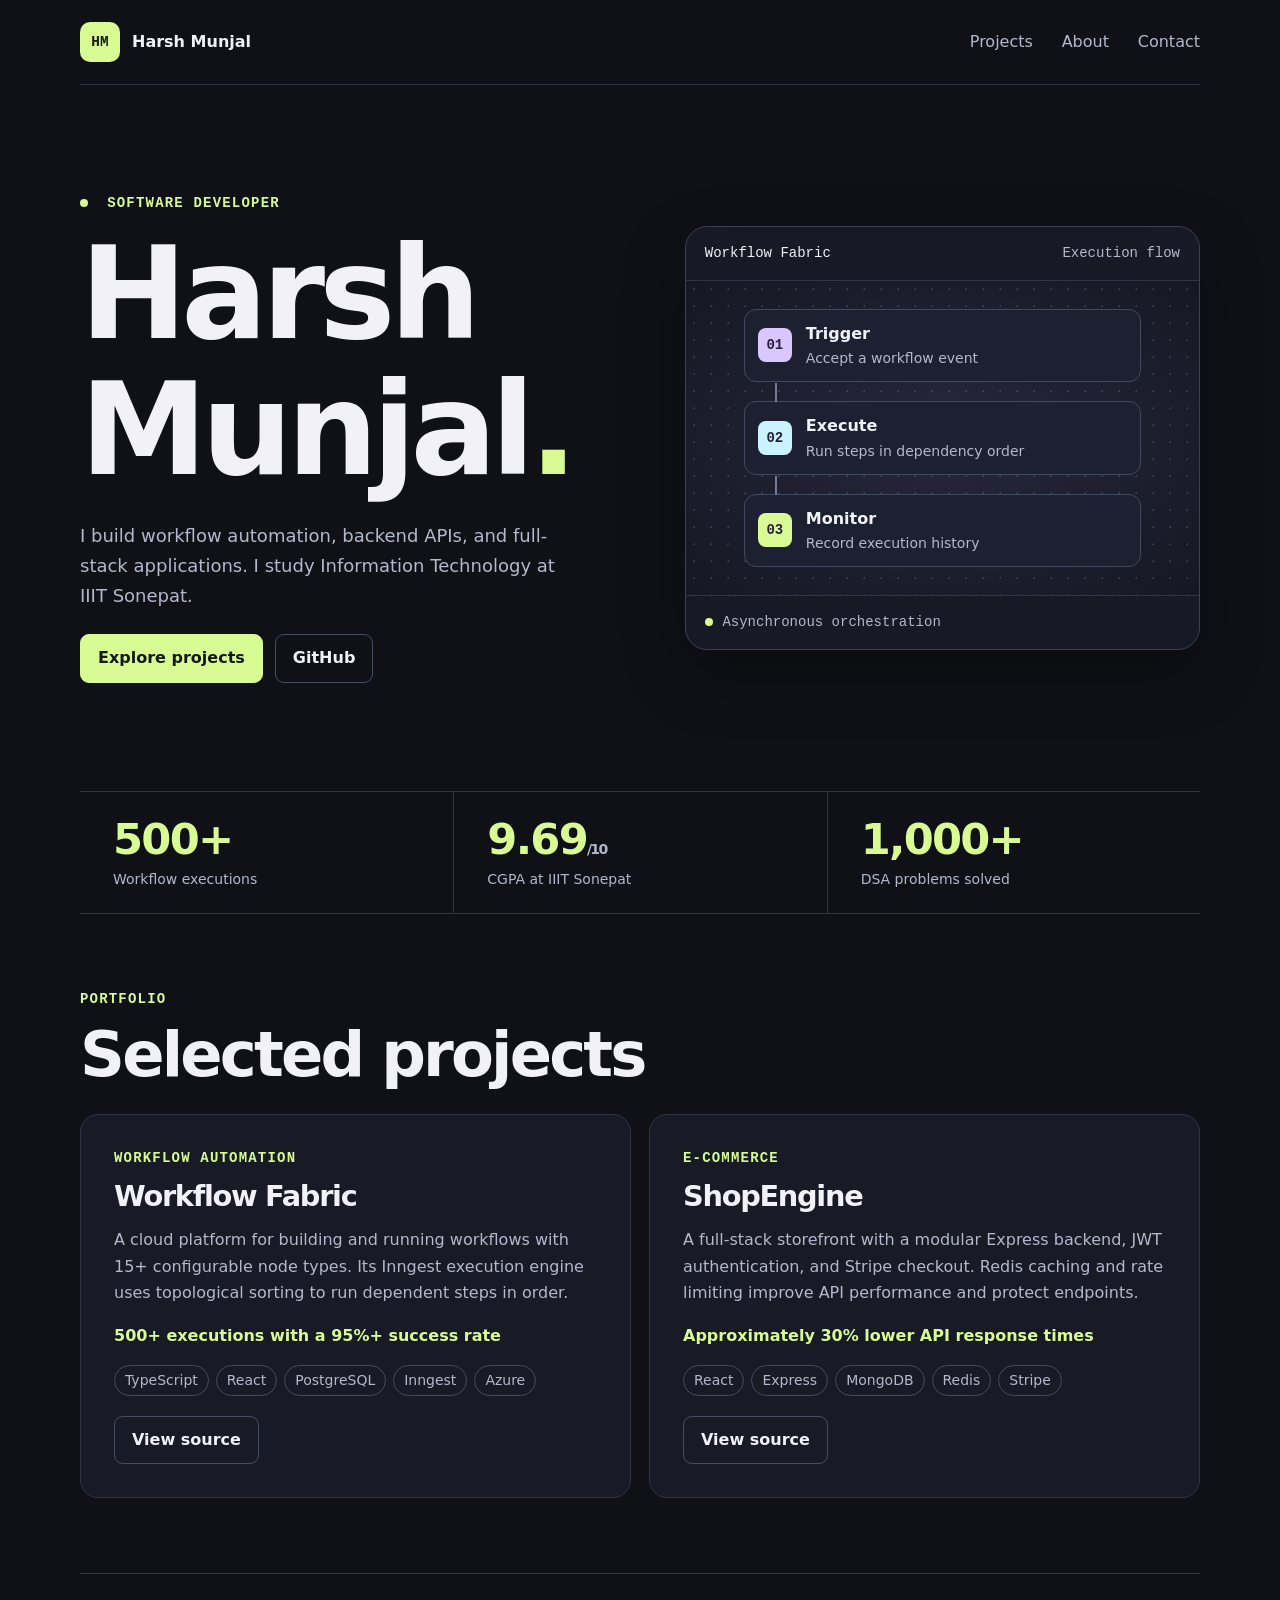
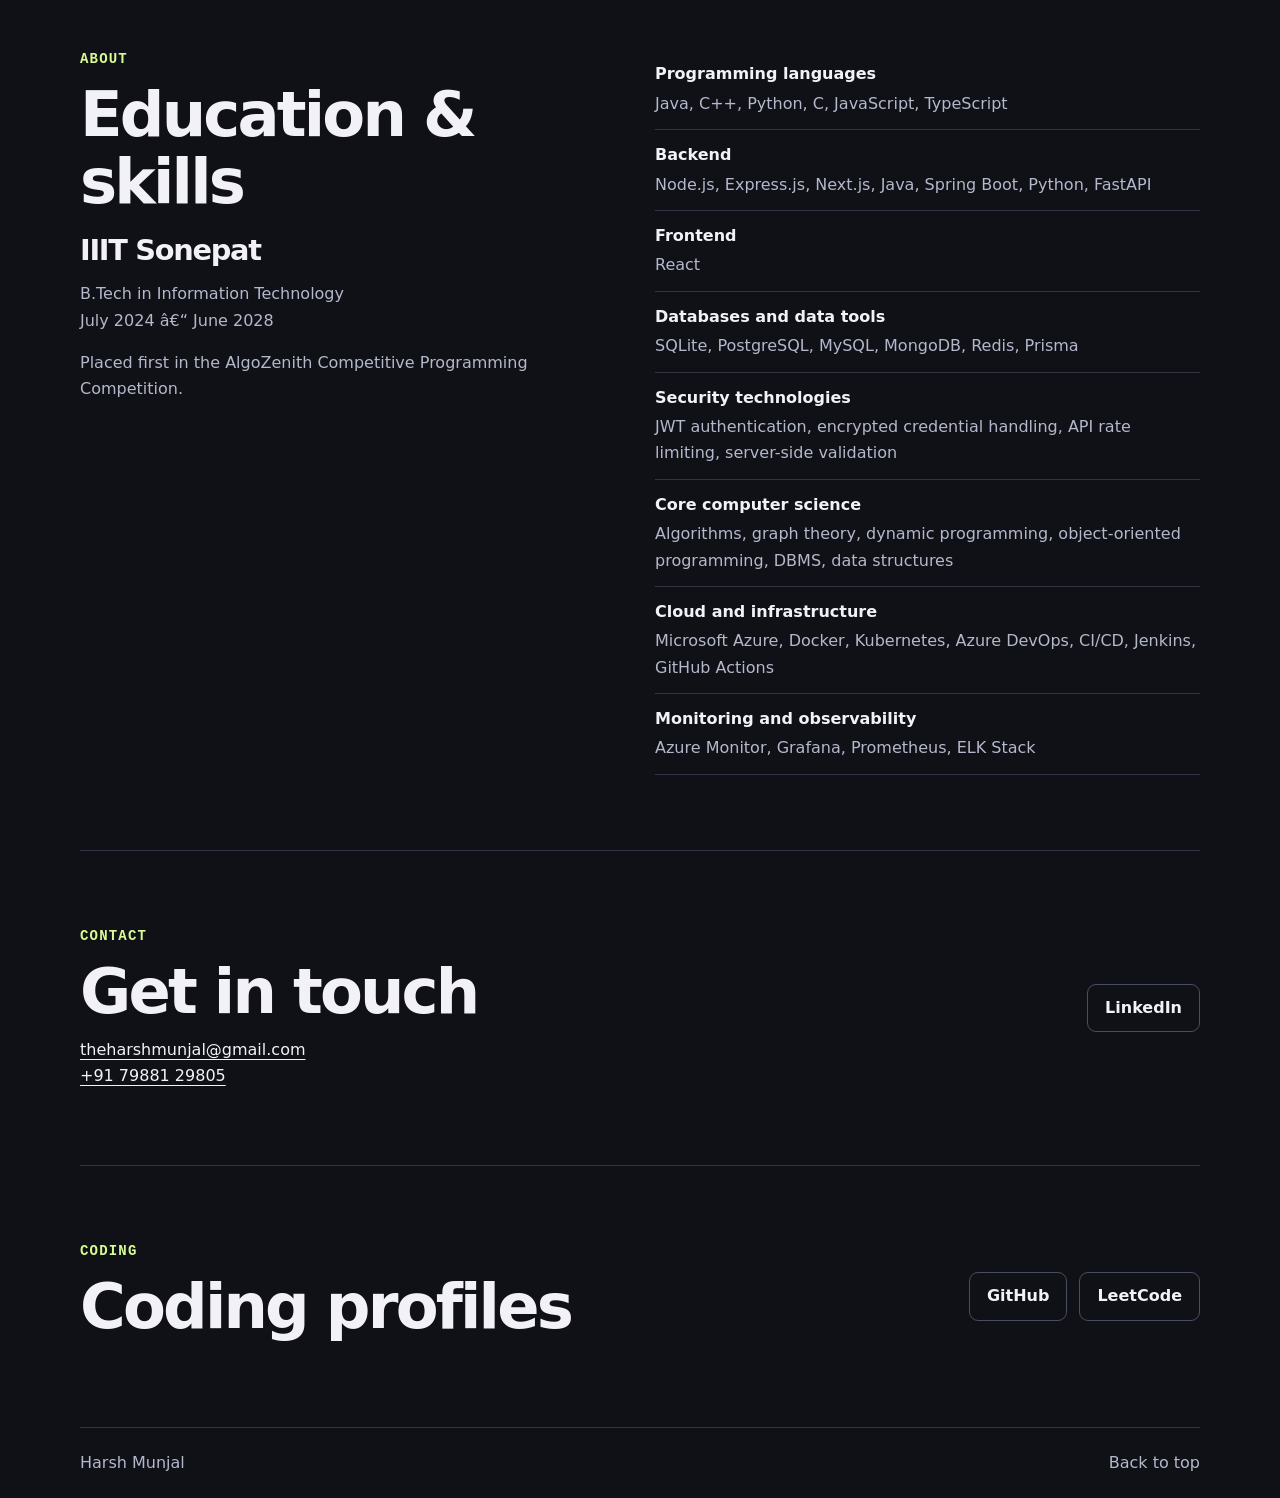
<file: index.html>
﻿<!DOCTYPE html>
<!-- saved from url=(0059)https://harsh-munjal-portfolio.genialcharm513.chatgpt.site/ -->
<html lang="en"><head><meta http-equiv="Content-Type" content="text/html; charset=UTF-8">

<meta name="viewport" content="width=device-width, initial-scale=1">
<meta name="description" content="Harsh Munjalâ€™s software development portfolio, featuring workflow automation and full-stack projects.">
<title>Harsh Munjal | Software Developer</title>
<link rel="stylesheet" href="./Harsh_Munjal_Website_files/style.css">
</head>
<body>
<a class="skip" href="#main">Skip to content</a>
<header class="wrap bar">
<a class="brand" href="#"><span class="mark">HM</span><span>Harsh Munjal</span></a>
<nav aria-label="Main navigation"><a href="#work">Projects</a><a href="#about">About</a><a href="#contact">Contact</a></nav>
</header>
<main id="main" class="wrap">
<section class="hero" aria-labelledby="name">
<div>
<p class="label"><span class="dot"></span> Software developer</p>
<h1 id="name">Harsh<br>Munjal<span>.</span></h1>
<p class="intro">I build workflow automation, backend APIs, and full-stack applications. I study Information Technology at IIIT Sonepat.</p>
<div class="actions"><a class="button primary" href="#work">Explore projects</a><a class="button" href="https://github.com/harshmunjal20">GitHub</a></div>
</div>
<figure class="visual">
<figcaption><span>Workflow Fabric</span><span>Execution flow</span></figcaption>
<div class="flow">
<div class="step trigger"><b>01</b><span>Trigger<small>Accept a workflow event</small></span></div>
<div class="step execute"><b>02</b><span>Execute<small>Run steps in dependency order</small></span></div>
<div class="step monitor"><b>03</b><span>Monitor<small>Record execution history</small></span></div>
</div>
<div class="visual-footer"><span class="dot"></span>Asynchronous orchestration</div>
</figure>
</section>
<section class="metrics" aria-label="Highlights">
<div><strong>500+</strong><span>Workflow executions</span></div><div><strong>9.69<span>/10</span></strong><span>CGPA at IIIT Sonepat</span></div><div><strong>1,000+</strong><span>DSA problems solved</span></div>
</section>
<section id="work" class="section">
<p class="label">Portfolio</p><h2>Selected projects</h2>
<div class="projects">
<article>
<p class="label">Workflow automation</p><h3>Workflow Fabric</h3>
<p>A cloud platform for building and running workflows with 15+ configurable node types. Its Inngest execution engine uses topological sorting to run dependent steps in order.</p>
<p class="result">500+ executions with a 95%+ success rate</p>
<ul class="tags"><li>TypeScript</li><li>React</li><li>PostgreSQL</li><li>Inngest</li><li>Azure</li></ul>
<a class="button" href="https://github.com/harshmunjal20/Workflow-fabric">View source</a>
</article>
<article>
<p class="label">E-commerce</p><h3>ShopEngine</h3>
<p>A full-stack storefront with a modular Express backend, JWT authentication, and Stripe checkout. Redis caching and rate limiting improve API performance and protect endpoints.</p>
<p class="result">Approximately 30% lower API response times</p>
<ul class="tags"><li>React</li><li>Express</li><li>MongoDB</li><li>Redis</li><li>Stripe</li></ul>
<a class="button" href="https://github.com/harshmunjal20/ShopEngine">View source</a>
</article>
</div>
</section>
<section id="about" class="section about">
<div><p class="label">About</p><h2>Education &amp; skills</h2><h3>IIIT Sonepat</h3><p>B.Tech in Information Technology<br>July 2024 â€“ June 2028</p><p>Placed first in the AlgoZenith Competitive Programming Competition.</p></div>
<dl>
<div><dt>Programming languages</dt><dd>Java, C++, Python, C, JavaScript, TypeScript</dd></div>
<div><dt>Backend</dt><dd>Node.js, Express.js, Next.js, Java, Spring Boot, Python, FastAPI</dd></div>
<div><dt>Frontend</dt><dd>React</dd></div>
<div><dt>Databases and data tools</dt><dd>SQLite, PostgreSQL, MySQL, MongoDB, Redis, Prisma</dd></div>
<div><dt>Security technologies</dt><dd>JWT authentication, encrypted credential handling, API rate limiting, server-side validation</dd></div>
<div><dt>Core computer science</dt><dd>Algorithms, graph theory, dynamic programming, object-oriented programming, DBMS, data structures</dd></div>
<div><dt>Cloud and infrastructure</dt><dd>Microsoft Azure, Docker, Kubernetes, Azure DevOps, CI/CD, Jenkins, GitHub Actions</dd></div>
<div><dt>Monitoring and observability</dt><dd>Azure Monitor, Grafana, Prometheus, ELK Stack</dd></div>
</dl>
</section>
<section id="contact" class="section contact" aria-labelledby="contact-title">
<div>
<p class="label">Contact</p>
<h2 id="contact-title">Get in touch</h2>
<a href="mailto:theharshmunjal@gmail.com">theharshmunjal@gmail.com</a><br>
<a href="tel:+917988129805">+91 79881 29805</a>
</div>
<div class="actions"><a class="button" href="https://www.linkedin.com/in/harsh-munjal-824297253/">LinkedIn</a></div>
</section>
<section id="profiles" class="section contact" aria-labelledby="profiles-title">
  <div>
    <p class="label">Coding</p>
    <h2 id="profiles-title">Coding profiles</h2>
  </div>
  <div class="actions">
    <a class="button" href="https://github.com/harshmunjal20">GitHub</a>
    <a class="button" href="https://leetcode.com/u/HM_0x1/">LeetCode</a>
  </div>
</section>
</main>
<footer class="wrap bar"><span>Harsh Munjal</span><a href="#main">Back to top</a></footer>


</body></html>
</file>
<file: Harsh_Munjal_Website_files/style.css>
:root{color-scheme:dark;--bg:#101117;--surface:#181b25;--line:#303544;--text:#f1f1f7;--muted:#b3b8cb;--lime:#d8fb93;--mono:ui-monospace,SFMono-Regular,Consolas,monospace}
*{box-sizing:border-box}
html{scroll-behavior:smooth}
body{margin:0;background:var(--bg);color:var(--text);font:1rem/1.65 system-ui,sans-serif}
a{color:inherit;text-underline-offset:.25em}
a:focus-visible{outline:2px solid var(--lime);outline-offset:5px}
.wrap{width:min(1120px,calc(100% - 56px));margin-inline:auto}
.bar,.brand,nav,.actions{display:flex;align-items:center}
.bar{justify-content:space-between;gap:1rem;padding-block:22px;border-bottom:1px solid var(--line)}
.brand,nav a,.button,footer a{text-decoration:none}
.brand{gap:.75rem;font-weight:700}
.mark{display:grid;place-items:center;width:40px;height:40px;border-radius:10px;background:var(--lime);color:#151b10;font:700 .9rem var(--mono)}
nav,.actions{gap:clamp(.65rem,3vw,1.8rem);flex-wrap:wrap}
nav a,footer{color:var(--muted)}
nav a:hover,footer a:hover{color:var(--lime)}
.hero{display:grid;grid-template-columns:1fr 1fr;align-items:center;gap:clamp(32px,7vw,100px);padding-block:clamp(56px,9vw,108px)}
.label{font:600 .875rem/1.5 var(--mono);letter-spacing:.085em;text-transform:uppercase;color:var(--lime);margin:0 0 12px}
.dot{display:inline-block;width:8px;height:8px;margin-right:.6rem;border-radius:50%;background:var(--lime)}
h1,h2,h3{line-height:1.06;letter-spacing:-.045em;margin:0}
h1{font-size:clamp(4rem,10vw,8rem);font-weight:780}
h1 span{color:var(--lime)}
h2{font-size:clamp(2.35rem,5vw,3.9rem)}
h3{font-size:1.8rem}
p:not(.label){color:var(--muted)}
.intro{max-width:43ch;margin:24px 0;font-size:1.125rem}
.actions{gap:12px}
.button{display:inline-flex;padding:10px 17px;border:1px solid #474e61;border-radius:9px;font-weight:650;align-items:center;min-height:44px}
.button:hover{border-color:var(--lime);color:var(--lime)}
.primary{background:var(--lime);color:#141917;border-color:var(--lime)}
.primary:hover{background:#ebffc1;color:#141917}
.visual{margin:0;border:1px solid #3b4054;border-radius:22px;overflow:hidden;background:#171a24;box-shadow:0 24px 65px #0005}
figcaption,.visual-footer{padding:16px 19px;font: .875rem/1.5 var(--mono);color:var(--muted)}
figcaption{display:flex;justify-content:space-between;gap:12px;border-bottom:1px solid var(--line)}
figcaption span:first-child{color:var(--text)}
.flow{padding:28px clamp(15px,5vw,58px);background:radial-gradient(#747d9857 1px,transparent 1px) 0 0/17px 17px,radial-gradient(ellipse at center,#28263d,#151823)}
.step{position:relative;display:flex;align-items:center;gap:14px;padding:11px 13px;border:1px solid #43495e;border-radius:12px;background:#1d2030;font-weight:680}
.step+.step{margin-top:19px}
.step+.step::before{content:"";position:absolute;width:2px;height:19px;bottom:100%;left:30px;background:#777a95}
.step b{display:grid;place-items:center;width:34px;height:34px;flex:none;border-radius:8px;background:#d9c7ff;color:#282039;font:700 .875rem var(--mono)}
.execute b{background:#caf2ff}.monitor b{background:var(--lime)}
.step small{display:block;color:var(--muted);font-size:.875rem;font-weight:400}
.visual-footer{border-top:1px solid var(--line)}
.metrics{display:grid;grid-template-columns:repeat(3,1fr);border-block:1px solid var(--line)}
.metrics div{padding:22px clamp(10px,3vw,33px);display:grid;gap:2px}
.metrics div+div{border-left:1px solid var(--line)}
.metrics strong{font-size:clamp(1.65rem,4vw,2.7rem);line-height:1.2;color:var(--lime);letter-spacing:-.04em}
.metrics span{color:var(--muted);font-size:.875rem}
.section{padding-block:clamp(44px,7vw,75px);border-bottom:1px solid var(--line);scroll-margin-top:20px}
.projects{display:grid;grid-template-columns:repeat(2,1fr);gap:18px;margin-top:26px}
article{display:flex;flex-direction:column;align-items:flex-start;padding:clamp(20px,3vw,33px);border:1px solid var(--line);border-radius:18px;background:var(--surface)}
article .result{color:var(--lime);font-weight:650;margin-top:auto}
.tags{display:flex;flex-wrap:wrap;gap:7px;list-style:none;padding:0;margin:0 0 20px}
.tags li{font-size:.875rem;border:1px solid #444a5f;border-radius:20px;padding:3px 10px;color:var(--muted)}
.about,.contact{display:grid;grid-template-columns:1fr 1fr;gap:30px;align-items:start}
.about h3{margin-top:20px}
dl{margin:0}
dl div{padding:12px 0;border-bottom:1px solid var(--line)}
dt{font-weight:650}dd{margin:3px 0 0;color:var(--muted)}
.contact .actions{justify-content:end;align-self:center}.contact h2{margin-bottom:12px}
footer.bar{border-bottom:0}
.skip{position:absolute;left:12px;top:8px;background:var(--bg);padding:8px;transform:translateY(-150%)}.skip:focus{transform:none}
@media(max-width:720px){.wrap{width:calc(100% - 32px)}.hero,.projects,.about,.contact{grid-template-columns:1fr}.contact .actions{justify-content:start}.bar{flex-wrap:wrap}.hero{gap:32px}.visual{max-width:520px}}
@media(prefers-reduced-motion:reduce){html{scroll-behavior:auto}}
</file>
